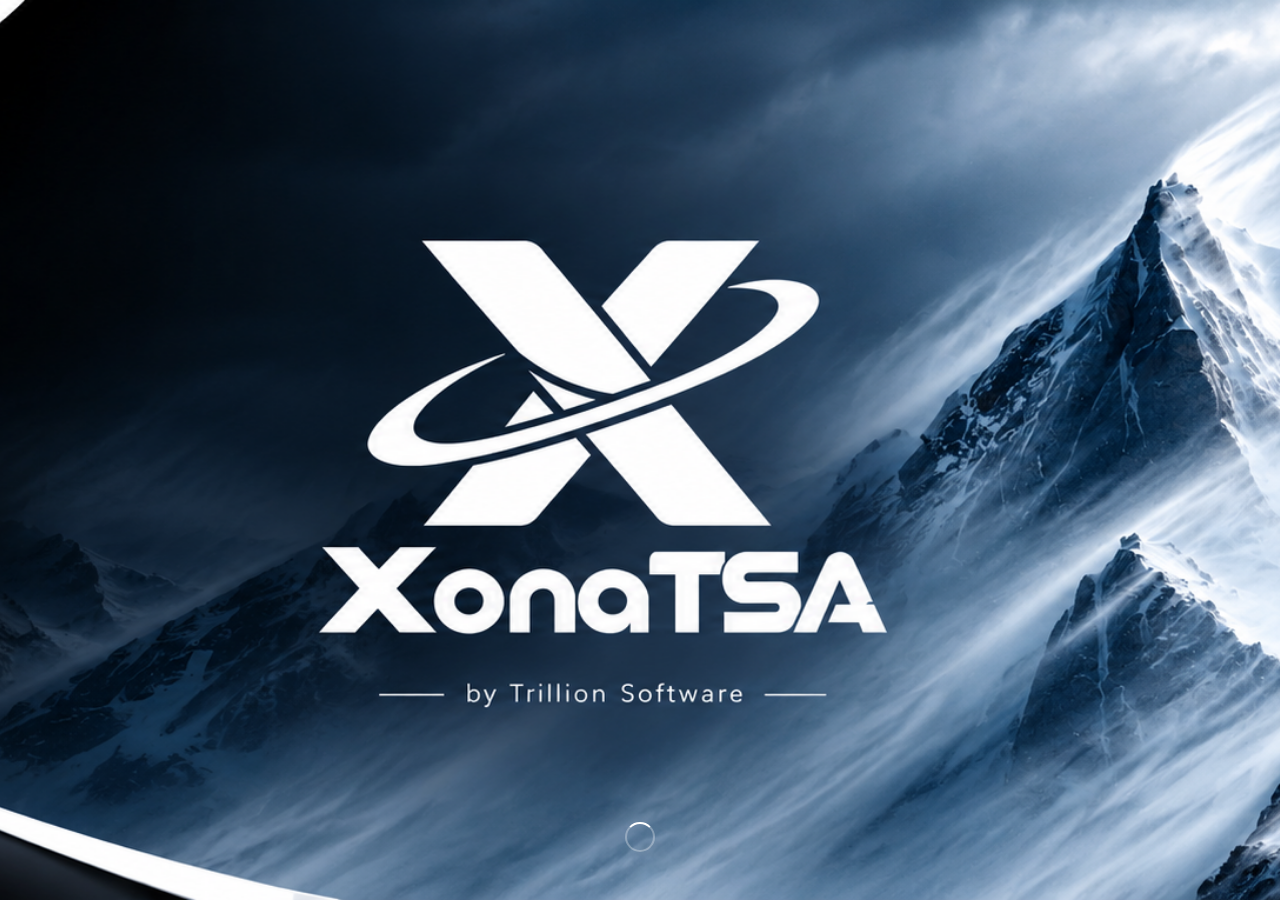
<file: index.html>
<!DOCTYPE html>
<html lang="fr">
<head>
<meta charset="UTF-8">
<meta name="viewport" content="width=device-width, initial-scale=1">
<title>Xona TSA</title>
<style>
  html, body { margin: 0; height: 100%; background: #000; }
  .splash { position: relative; width: 100%; height: 100vh; overflow: hidden; }
  .splash img { width: 100%; height: 100%; object-fit: cover; display: block; }
  .loader {
    position: absolute; bottom: 48px; left: 0; right: 0;
    display: flex; justify-content: center;
  }
  .spinner {
    width: 26px; height: 26px; border-radius: 50%;
    border: 2.4px solid rgba(255,255,255,.3); border-top-color: #fff;
    animation: spin .8s linear infinite;
  }
  @keyframes spin { to { transform: rotate(360deg); } }
</style>
</head>
<body>
  <div class="splash">
    <img src="splash-banner.png" alt="Xona TSA — by Trillion Software">
    <div class="loader"><div class="spinner"></div></div>
  </div>
  <script>
    setTimeout(() => { window.location.href = 'auth.html'; }, 2000);
  </script>
</body>
</html>
</file>
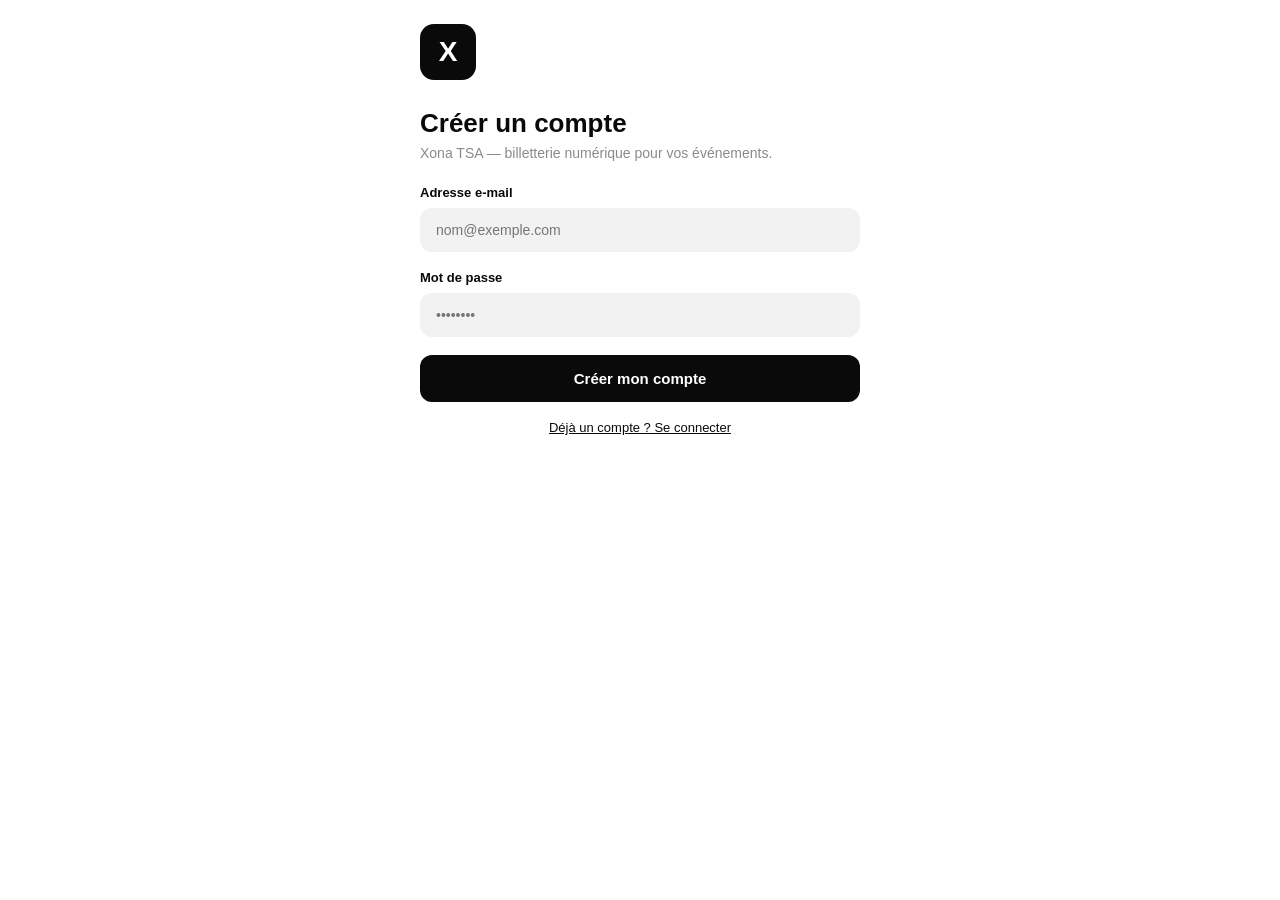
<file: admin.html>
<!DOCTYPE html>
<html lang="fr">
<head>
<meta charset="UTF-8">
<meta name="viewport" content="width=device-width, initial-scale=1">
<title>Xona TSA — Administration</title>
<link rel="stylesheet" href="style.css">
</head>
<body>
  <div class="screen" style="padding-bottom:24px;">
    <div class="topbar"><h2>Administration</h2></div>

    <div class="tabs">
      <button class="active" id="tab-btn-users">Utilisateurs</button>
      <button id="tab-btn-events">Événements</button>
    </div>

    <div id="panel-users" class="tab-panel active"></div>
    <div id="panel-events" class="tab-panel"></div>
  </div>

  <script src="script.js"></script>
  <script>
    // Accès admin uniquement. Ce rôle n'est jamais choisi depuis la page
    // publique de choix de profil : il est attribué en base (Firestore).
    const user = guardRole('admin');

    const roleLabel = { organizer: 'Organisateur', participant: 'Participant', admin: 'Admin' };

    const panelUsers = document.getElementById('panel-users');
    MOCK_USERS.forEach(u => {
      const div = document.createElement('div');
      div.className = 'list-item';
      div.innerHTML = `
        <div class="grow">
          <div class="li-title">${u.email}</div>
          <div class="li-sub">${roleLabel[u.role]} · ${u.country || '—'}</div>
        </div>
        <button class="icon-btn" title="Modifier le rôle">🛠️</button>
        <button class="icon-btn danger" title="Supprimer">🗑️</button>`;
      panelUsers.appendChild(div);
    });

    const panelEvents = document.getElementById('panel-events');
    MOCK_EVENTS.forEach(e => {
      const div = document.createElement('div');
      div.className = 'list-item';
      div.innerHTML = `
        <div class="grow">
          <div class="li-title">${e.title}</div>
          <div class="li-sub">${e.city}, ${e.country} · ${e.ticketsSold}/${e.ticketsAvailable} vendus</div>
        </div>
        <button class="icon-btn" title="Modifier">✏️</button>
        <button class="icon-btn danger" title="Supprimer">🗑️</button>`;
      panelEvents.appendChild(div);
    });

    const tabBtnUsers = document.getElementById('tab-btn-users');
    const tabBtnEvents = document.getElementById('tab-btn-events');
    tabBtnUsers.addEventListener('click', () => {
      tabBtnUsers.classList.add('active'); tabBtnEvents.classList.remove('active');
      panelUsers.classList.add('active'); panelEvents.classList.remove('active');
    });
    tabBtnEvents.addEventListener('click', () => {
      tabBtnEvents.classList.add('active'); tabBtnUsers.classList.remove('active');
      panelEvents.classList.add('active'); panelUsers.classList.remove('active');
    });

    // TODO: brancher les actions (modifier rôle, supprimer utilisateur,
    // modifier/supprimer événement) sur Firestore avec vérification
    // côté serveur que l'appelant a bien le rôle "admin".
  </script>
</body>
</html>
</file>
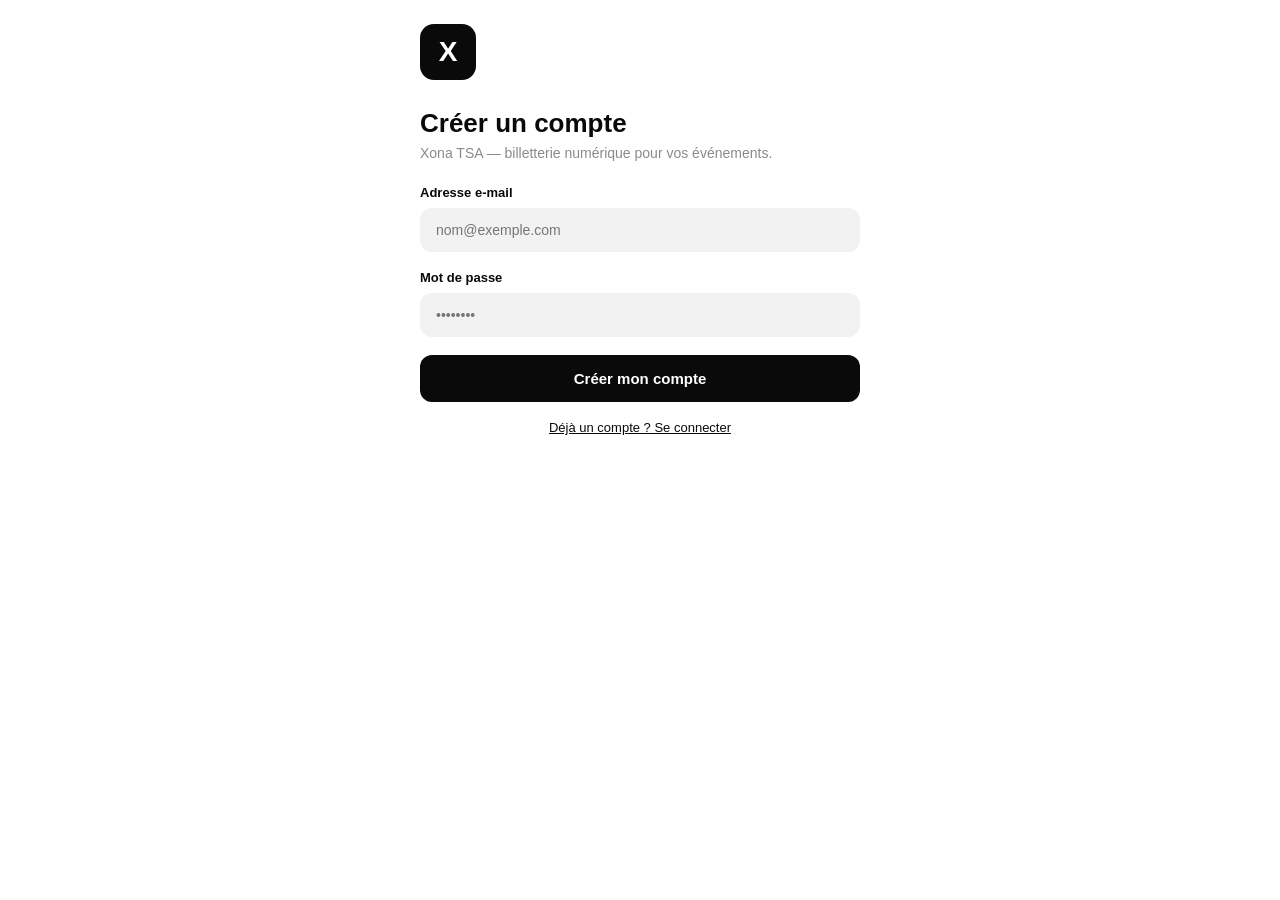
<file: auth.html>
<!DOCTYPE html>
<html lang="fr">
<head>
<meta charset="UTF-8">
<meta name="viewport" content="width=device-width, initial-scale=1">
<title>Xona TSA — Authentification</title>
<link rel="stylesheet" href="style.css">
</head>
<body>
  <div class="screen">
    <div style="width:56px;height:56px;border-radius:14px;background:var(--black);display:flex;align-items:center;justify-content:center;margin-bottom:28px;">
      <span style="color:#fff;font-size:28px;font-weight:800;">X</span>
    </div>

    <h1 id="mode-title">Créer un compte</h1>
    <p class="subtitle">Xona TSA — billetterie numérique pour vos événements.</p>

    <form id="auth-form">
      <label class="field-label">Adresse e-mail</label>
      <input type="email" id="email" placeholder="nom@exemple.com" required>

      <label class="field-label">Mot de passe</label>
      <input type="password" id="password" placeholder="••••••••" minlength="6" required>

      <button type="submit" class="btn btn-primary" id="submit-btn">Créer mon compte</button>
    </form>

    <div style="text-align:center;margin-top:16px;">
      <button class="btn-link" id="toggle-mode">Déjà un compte ? Se connecter</button>
    </div>
  </div>

  <script src="script.js"></script>
  <script>
    let mode = 'signup'; // ou 'login'
    const title = document.getElementById('mode-title');
    const submitBtn = document.getElementById('submit-btn');
    const toggle = document.getElementById('toggle-mode');

    toggle.addEventListener('click', () => {
      mode = mode === 'signup' ? 'login' : 'signup';
      const isSignUp = mode === 'signup';
      title.textContent = isSignUp ? 'Créer un compte' : 'Connexion';
      submitBtn.textContent = isSignUp ? 'Créer mon compte' : 'Se connecter';
      toggle.textContent = isSignUp ? 'Déjà un compte ? Se connecter' : "Pas encore de compte ? En créer un";
    });

    document.getElementById('auth-form').addEventListener('submit', (e) => {
      e.preventDefault();
      const email = document.getElementById('email').value;
      // TODO: brancher Firebase Authentication (e-mail/mot de passe) ici.
      Session.user = { id: 'demo_user', email, role: null, country: null };
      if (mode === 'signup') {
        Session.legalAccepted = false; // acceptation obligatoire à refaire pour un nouveau compte
      }
      window.location.href = 'profile-choice.html';
    });
  </script>
</body>
</html>
</file>
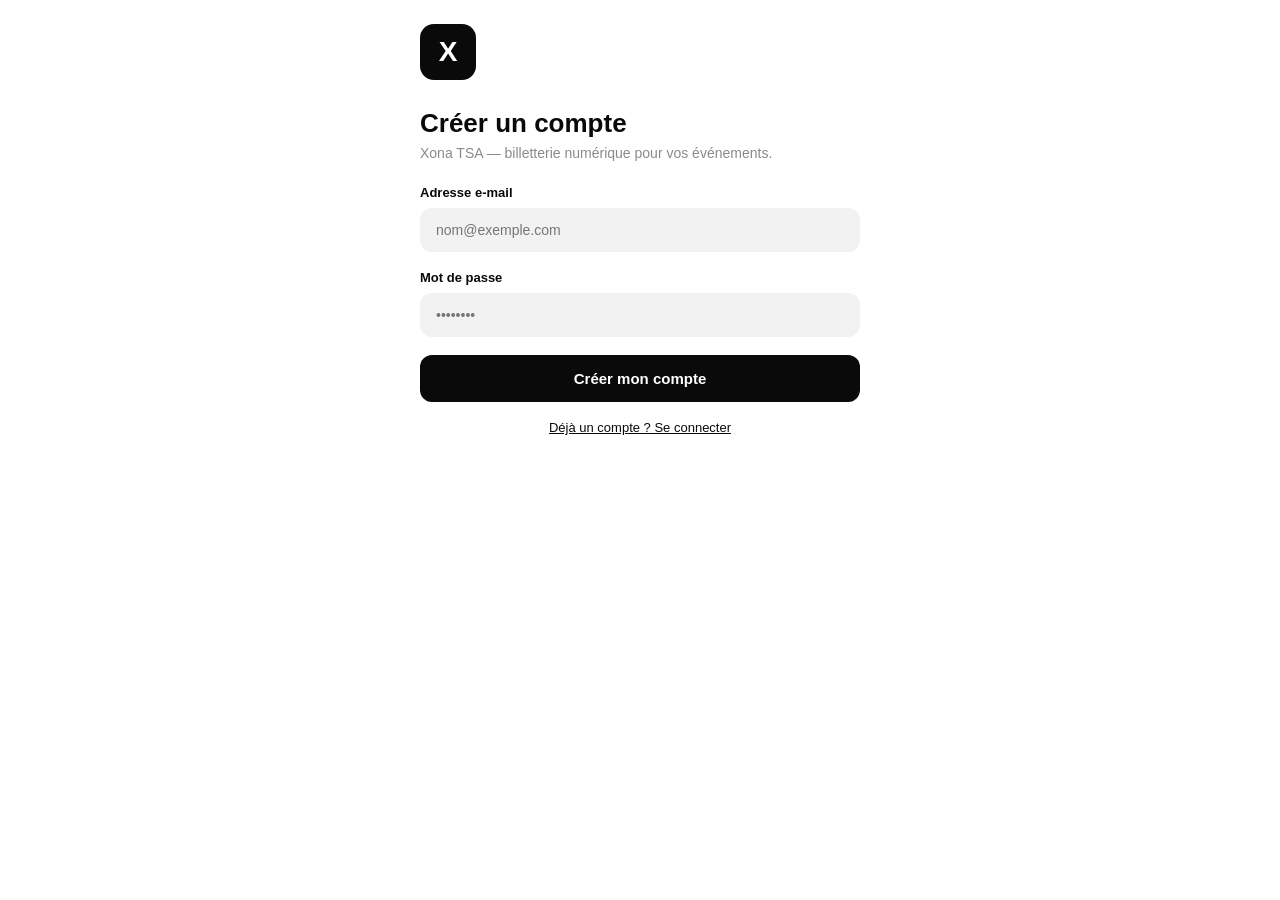
<file: event-detail.html>
<!DOCTYPE html>
<html lang="fr">
<head>
<meta charset="UTF-8">
<meta name="viewport" content="width=device-width, initial-scale=1">
<title>Xona TSA — Détail événement</title>
<link rel="stylesheet" href="style.css">
</head>
<body>
  <div class="screen">
    <div class="topbar">
      <div class="back" onclick="history.back()">←</div>
      <h2 id="cat-title"></h2>
    </div>

    <h1 id="event-title"></h1>

    <div class="row" style="gap:8px;margin-bottom:6px;font-size:13.5px;">📍 <span id="event-place"></span></div>
    <div class="row" style="gap:8px;margin-bottom:6px;font-size:13.5px;">🗓️ <span id="event-date"></span></div>
    <div class="row" style="gap:8px;margin-bottom:20px;font-size:13.5px;">🎟️ <span id="event-left"></span></div>

    <hr class="divider">
    <h2 style="font-size:15px;">À propos</h2>
    <p style="color:var(--grey);line-height:1.5;font-size:13.5px;">
      Description de l'événement fournie par l'organisateur (lieu précis, programme, informations pratiques).
    </p>

    <div class="grow"></div>
    <div id="price" style="font-size:20px;font-weight:800;margin:16px 0 10px;"></div>
    <button class="btn btn-primary" id="pay-btn">Payer mon ticket</button>
  </div>

  <script src="script.js"></script>
  <script>
    const user = guardRole('participant');
    const event = MOCK_EVENTS.find(e => e.id === qs('id'));
    if (!event) { window.location.href = 'events.html'; }

    document.getElementById('cat-title').textContent = event.category;
    document.getElementById('event-title').textContent = event.title;
    document.getElementById('event-place').textContent = `${event.city}, ${event.country}`;
    document.getElementById('event-date').textContent = formatDateFr(event.date, true);

    const left = event.ticketsAvailable - event.ticketsSold;
    const full = left <= 0;
    document.getElementById('event-left').textContent = full ? 'Événement complet' : `${left} tickets restants`;
    document.getElementById('price').textContent = formatFcfa(event.priceFcfa);

    const payBtn = document.getElementById('pay-btn');
    if (full || !Permissions.canPurchaseTicket(user)) {
      payBtn.disabled = true;
      payBtn.textContent = full ? 'Complet' : 'Paiement non autorisé';
    } else {
      payBtn.addEventListener('click', () => {
        window.location.href = `payment.html?id=${event.id}`;
      });
    }
  </script>
</body>
</html>
</file>
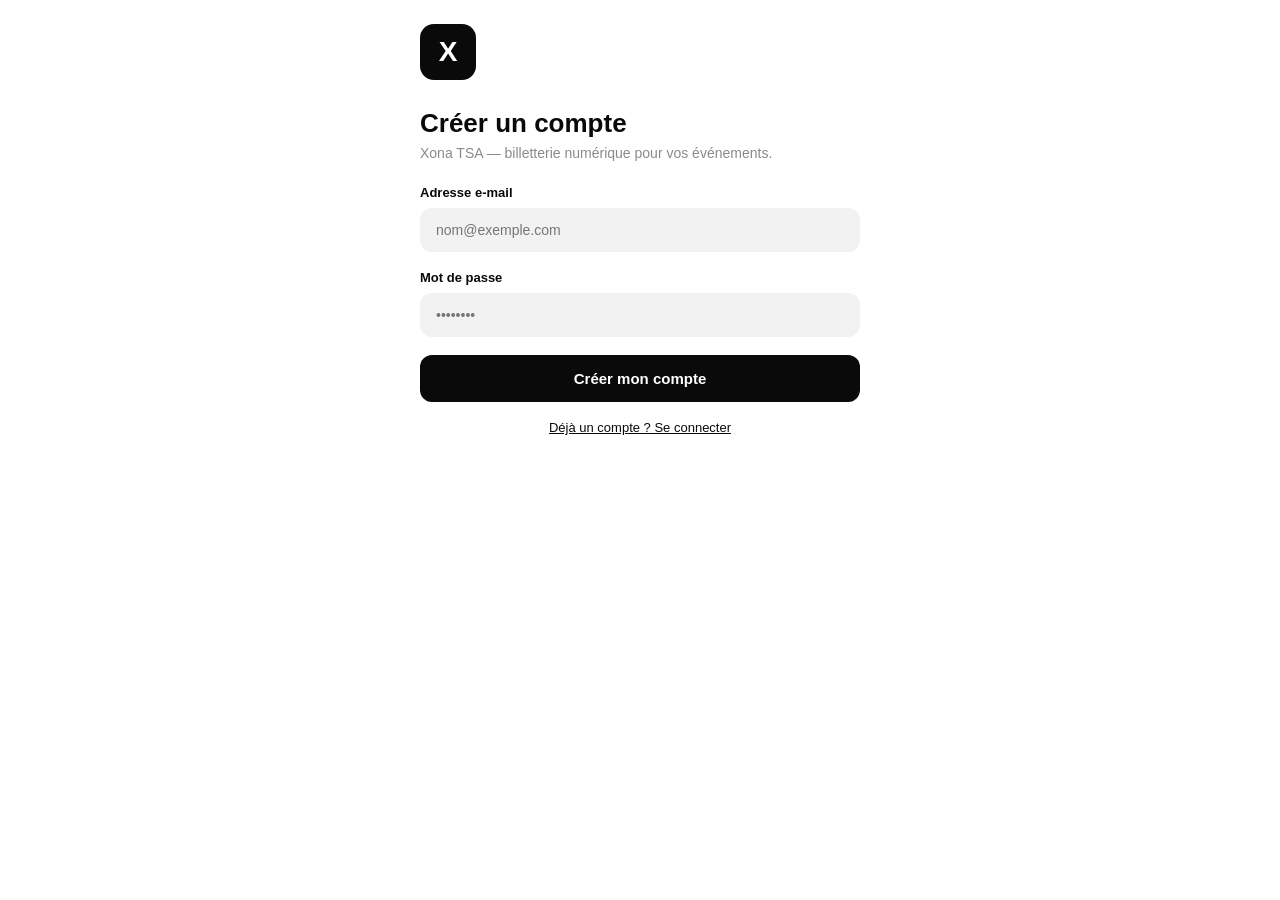
<file: events.html>
<!DOCTYPE html>
<html lang="fr">
<head>
<meta charset="UTF-8">
<meta name="viewport" content="width=device-width, initial-scale=1">
<title>Xona TSA — Événements</title>
<link rel="stylesheet" href="style.css">
</head>
<body>
  <div class="screen" style="padding-bottom:20px;">
    <div class="topbar"><h2>Événements</h2></div>
    <div class="chip-row" id="country-filters" style="margin-bottom:16px;"></div>
    <div id="events-list"></div>
  </div>

  <script src="script.js"></script>
  <script>
    const user = guardRole('participant');
    let filterCountry = null;

    function render() {
      const filters = document.getElementById('country-filters');
      filters.innerHTML = '';
      const allBtn = document.createElement('button');
      allBtn.className = 'chip' + (filterCountry === null ? ' selected' : '');
      allBtn.textContent = 'Tous les pays';
      allBtn.addEventListener('click', () => { filterCountry = null; render(); });
      filters.appendChild(allBtn);

      [...new Set(MOCK_EVENTS.map(e => e.country))].forEach(c => {
        const b = document.createElement('button');
        b.className = 'chip' + (filterCountry === c ? ' selected' : '');
        b.textContent = c;
        b.addEventListener('click', () => { filterCountry = c; render(); });
        filters.appendChild(b);
      });

      const list = document.getElementById('events-list');
      list.innerHTML = '';
      const events = MOCK_EVENTS
        .filter(e => !filterCountry || e.country === filterCountry)
        .sort((a, b) => new Date(a.date) - new Date(b.date));

      if (events.length === 0) {
        list.innerHTML = '<div class="empty-state">Aucun événement dans ce pays pour le moment.</div>';
        return;
      }

      events.forEach(e => {
        const left = e.ticketsAvailable - e.ticketsSold;
        const full = left <= 0;
        const a = document.createElement('a');
        a.className = 'event-card';
        a.href = `event-detail.html?id=${e.id}`;
        a.innerHTML = `
          <div class="grow">
            <div class="cat">${e.category}</div>
            <div class="title">${e.title}</div>
            <div class="meta">${e.city}, ${e.country}</div>
            <div class="meta">${formatDateFr(e.date)}</div>
          </div>
          <div>
            <div class="price">${formatFcfa(e.priceFcfa)}</div>
            <div class="left ${full ? 'full' : ''}">${full ? 'Complet' : left + ' places'}</div>
          </div>`;
        list.appendChild(a);
      });
    }
    render();
  </script>
</body>
</html>
</file>
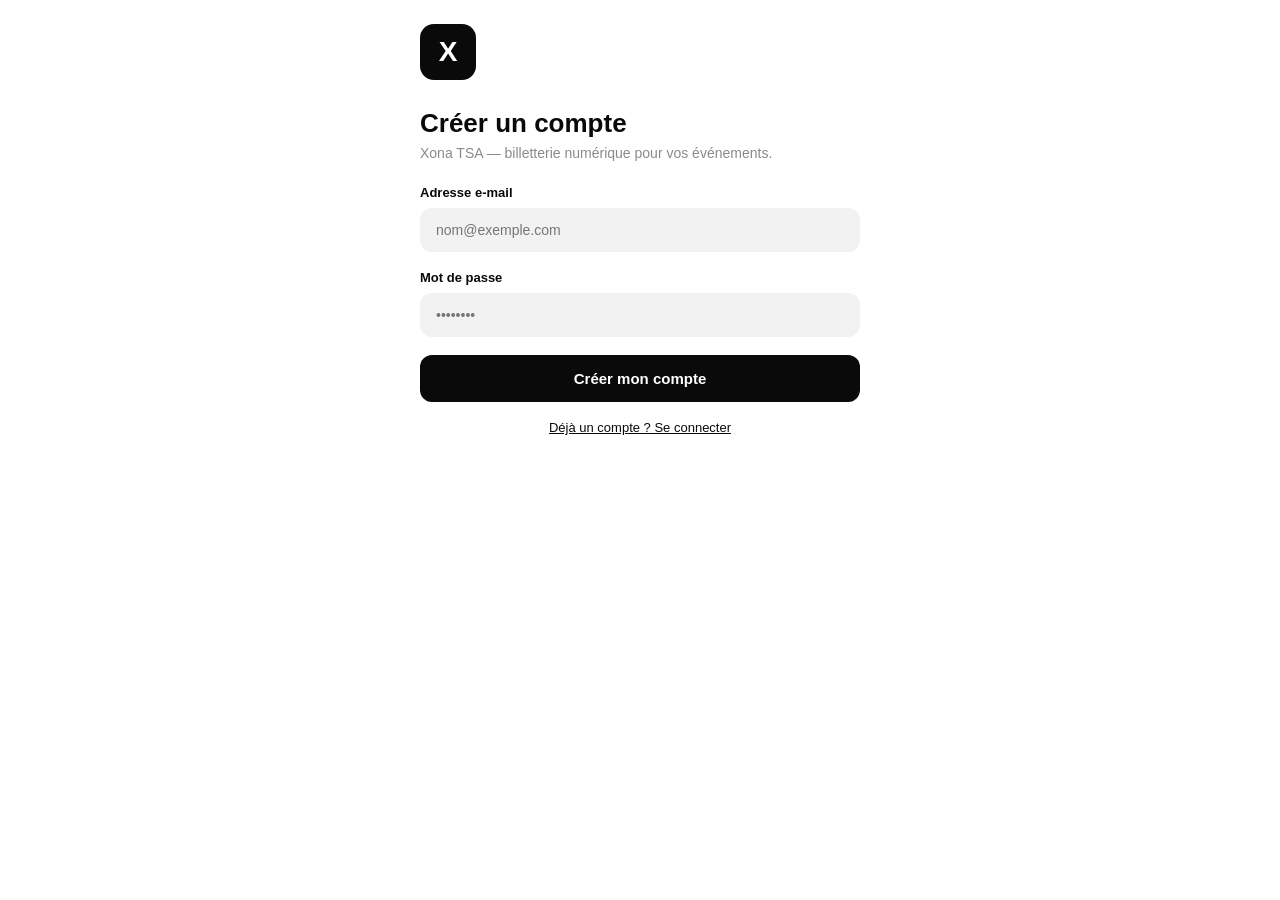
<file: organizer-dashboard.html>
<!DOCTYPE html>
<html lang="fr">
<head>
<meta charset="UTF-8">
<meta name="viewport" content="width=device-width, initial-scale=1">
<title>Xona TSA — Tableau de bord</title>
<link rel="stylesheet" href="style.css">
</head>
<body>
  <div class="screen" style="padding-bottom:16px;">
    <div class="topbar"><h2>Tableau de bord</h2></div>

    <div id="tab-events" class="tab-panel active">
      <div id="events-list"></div>
    </div>

    <div id="tab-profile" class="tab-panel">
      <h2 style="font-size:18px;">Profil organisateur</h2>
      <div style="margin-top:16px;">
        <div class="row" style="margin-bottom:12px;"><span style="width:140px;color:var(--grey);font-size:13px;">E-mail</span><span id="p-email" style="font-weight:600;font-size:13.5px;"></span></div>
        <div class="row" style="margin-bottom:12px;"><span style="width:140px;color:var(--grey);font-size:13px;">Pays</span><span id="p-country" style="font-weight:600;font-size:13.5px;"></span></div>
        <div class="row" style="margin-bottom:12px;"><span style="width:140px;color:var(--grey);font-size:13px;">Statut</span><span style="font-weight:600;font-size:13.5px;">En attente de vérification</span></div>
      </div>
      <p style="font-size:12px;color:var(--grey);">Ces informations ne sont visibles et modifiables que par vous.</p>
    </div>
  </div>

  <button class="fab" id="new-event-btn">+ Nouvel événement</button>

  <nav class="bottom-nav">
    <a href="#" id="nav-events" class="active"><span class="icon">🗓️</span>Mes événements</a>
    <a href="#" id="nav-profile"><span class="icon">👤</span>Profil</a>
  </nav>

  <script src="script.js"></script>
  <script>
    const user = guardRole('organizer');

    // Droit strict : lecture/écriture uniquement sur ses propres événements.
    const myEvents = MOCK_EVENTS.filter(e => Permissions.canEditEvent(user, e.organizerId));
    const list = document.getElementById('events-list');
    if (myEvents.length === 0) {
      list.innerHTML = '<div class="empty-state">Aucun événement créé pour le moment.</div>';
    } else {
      myEvents.forEach(e => {
        const div = document.createElement('div');
        div.className = 'list-item';
        div.innerHTML = `
          <div class="grow">
            <div class="li-title">${e.title}</div>
            <div class="li-sub">${e.city}, ${e.country}</div>
            <div class="li-sub">${e.ticketsSold}/${e.ticketsAvailable} tickets vendus</div>
          </div>
          <button class="icon-btn">✏️</button>`;
        list.appendChild(div);
      });
    }

    document.getElementById('p-email').textContent = user.email;
    document.getElementById('p-country').textContent = user.country || '—';

    document.getElementById('new-event-btn').addEventListener('click', () => {
      alert("Formulaire de création d'événement — à venir");
    });

    const navEvents = document.getElementById('nav-events');
    const navProfile = document.getElementById('nav-profile');
    const tabEvents = document.getElementById('tab-events');
    const tabProfile = document.getElementById('tab-profile');
    const fab = document.getElementById('new-event-btn');

    navEvents.addEventListener('click', (e) => {
      e.preventDefault();
      navEvents.classList.add('active'); navProfile.classList.remove('active');
      tabEvents.classList.add('active'); tabProfile.classList.remove('active');
      fab.style.display = 'block';
    });
    navProfile.addEventListener('click', (e) => {
      e.preventDefault();
      navProfile.classList.add('active'); navEvents.classList.remove('active');
      tabProfile.classList.add('active'); tabEvents.classList.remove('active');
      fab.style.display = 'none';
    });
  </script>
</body>
</html>
</file>
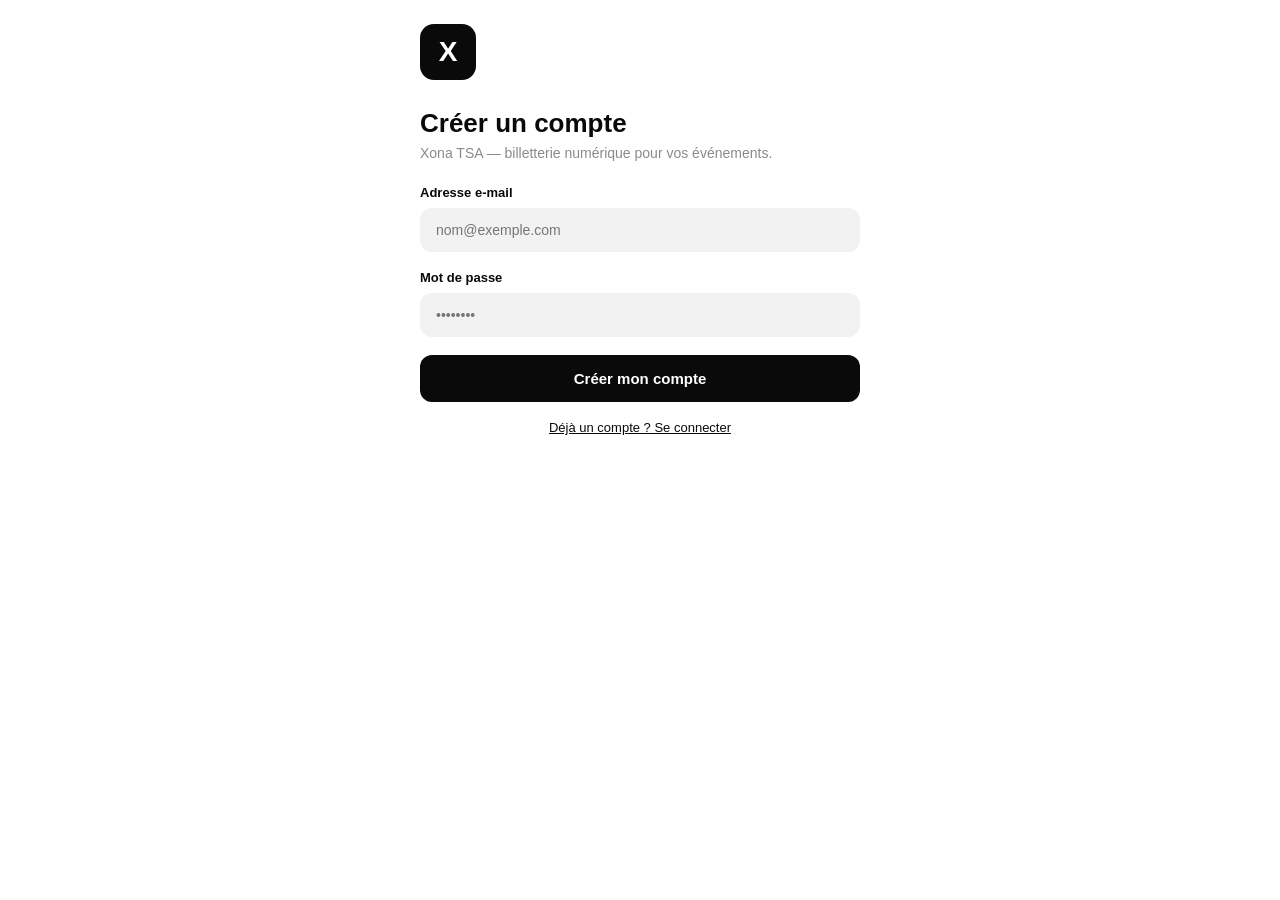
<file: payment.html>
<!DOCTYPE html>
<html lang="fr">
<head>
<meta charset="UTF-8">
<meta name="viewport" content="width=device-width, initial-scale=1">
<title>Xona TSA — Paiement</title>
<link rel="stylesheet" href="style.css">
</head>
<body>
  <div class="screen">
    <div class="topbar">
      <div class="back" onclick="history.back()">←</div>
      <h2>Paiement</h2>
    </div>

    <h2 id="event-title" style="font-size:18px;"></h2>
    <p class="subtitle" id="event-place" style="margin-bottom:24px;"></p>

    <label class="field-label">Nombre de tickets</label>
    <div class="stepper">
      <button id="minus">−</button>
      <span class="qty" id="qty">1</span>
      <button id="plus">+</button>
    </div>

    <label class="field-label">Moyen de paiement</label>
    <label class="radio-row"><input type="radio" name="method" value="Mobile Money" checked> Mobile Money</label>
    <label class="radio-row"><input type="radio" name="method" value="Carte bancaire"> Carte bancaire</label>

    <div class="grow"></div>
    <div class="row" style="justify-content:space-between;margin:16px 0 12px;">
      <span style="color:var(--grey);">Total</span>
      <span id="total" style="font-size:20px;font-weight:800;"></span>
    </div>
    <button class="btn btn-primary" id="confirm-btn">Confirmer le paiement</button>
  </div>

  <!-- Confirmation -->
  <div class="modal-overlay" id="confirm-overlay">
    <div class="modal-sheet blocking">
      <div class="handle"></div>
      <h2>Paiement confirmé</h2>
      <p id="confirm-text" style="font-size:14px;line-height:1.5;"></p>
      <button class="btn btn-primary" id="finish-btn">Terminer</button>
    </div>
  </div>

  <script src="script.js"></script>
  <script>
    const user = guardRole('participant');
    const event = MOCK_EVENTS.find(e => e.id === qs('id'));
    if (!event) { window.location.href = 'events.html'; }

    document.getElementById('event-title').textContent = event.title;
    document.getElementById('event-place').textContent = `${event.city}, ${event.country}`;

    let qty = 1;
    const left = event.ticketsAvailable - event.ticketsSold;
    const qtyEl = document.getElementById('qty');
    const totalEl = document.getElementById('total');
    const minusBtn = document.getElementById('minus');
    const plusBtn = document.getElementById('plus');

    function refresh() {
      qtyEl.textContent = qty;
      totalEl.textContent = formatFcfa(qty * event.priceFcfa);
      minusBtn.disabled = qty <= 1;
      plusBtn.disabled = qty >= left;
    }
    minusBtn.addEventListener('click', () => { if (qty > 1) { qty--; refresh(); } });
    plusBtn.addEventListener('click', () => { if (qty < left) { qty++; refresh(); } });
    refresh();

    document.getElementById('confirm-btn').addEventListener('click', (e) => {
      const btn = e.currentTarget;
      btn.disabled = true;
      btn.textContent = 'Traitement en cours…';
      const method = document.querySelector('input[name="method"]:checked').value;
      setTimeout(() => {
        document.getElementById('confirm-text').textContent =
          `${qty} ticket(s) pour "${event.title}" — ${formatFcfa(qty * event.priceFcfa)} payé(s) via ${method}.`;
        document.getElementById('confirm-overlay').classList.add('open');
      }, 1500);
    });

    document.getElementById('finish-btn').addEventListener('click', () => {
      window.location.href = 'events.html';
    });
  </script>
</body>
</html>
</file>
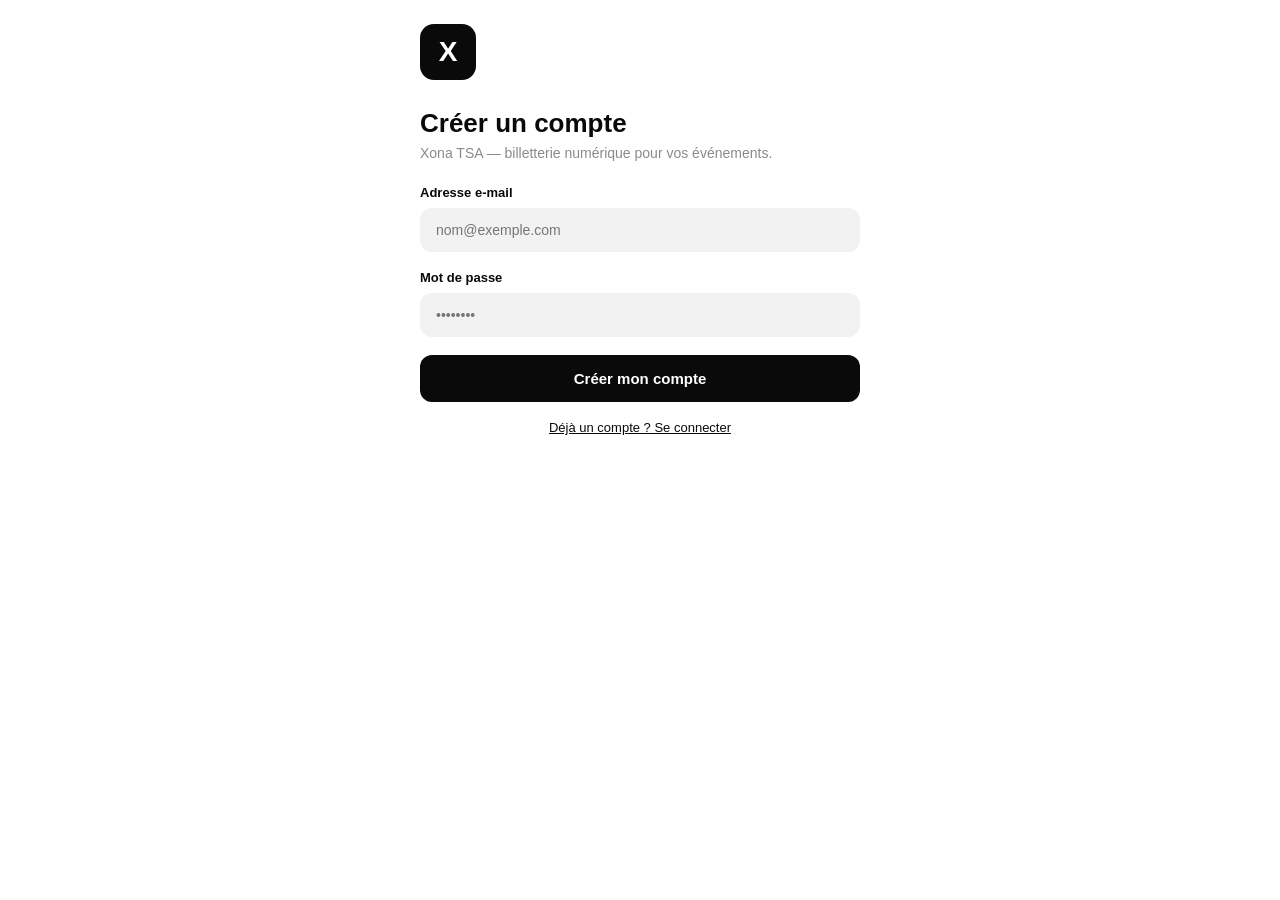
<file: profile-choice.html>
<!DOCTYPE html>
<html lang="fr">
<head>
<meta charset="UTF-8">
<meta name="viewport" content="width=device-width, initial-scale=1">
<title>Xona TSA — Choix de profil</title>
<link rel="stylesheet" href="style.css">
</head>
<body>
  <div class="screen" style="padding-bottom:110px;">
    <h1>Qui êtes-vous ?</h1>
    <p class="subtitle">Choisissez votre profil pour continuer.</p>

    <div id="card-organizer" class="profile-card filled disabled">
      <div class="grow">
        <div class="pc-title">Organisateur événementiel</div>
        <div class="pc-sub">Créez vos événements et vendez vos tickets numériques.</div>
      </div>
      <div>→</div>
    </div>

    <div id="card-participant" class="profile-card disabled">
      <div class="grow">
        <div class="pc-title">Participant</div>
        <div class="pc-sub">Découvrez des événements et achetez vos tickets.</div>
      </div>
      <div>→</div>
    </div>

    <div style="height:18px;"></div>
    <label class="field-label">Votre pays</label>
    <div class="chip-row" id="country-chips"></div>

    <hr class="divider">
    <p class="legal-footer" id="about-text"></p>
    <div class="legal-links">
      <button class="btn-link" id="link-terms">Conditions d'utilisation</button>
      <button class="btn-link" id="link-privacy">Politique de confidentialité</button>
      <button class="btn-link" id="link-cookies">Cookies</button>
    </div>
  </div>

  <!-- Modal légal (générique) -->
  <div class="modal-overlay" id="legal-modal-overlay">
    <div class="modal-sheet">
      <div class="handle"></div>
      <h2 class="modal-title"></h2>
      <div class="modal-body" style="margin:12px 0;"></div>
      <button class="btn btn-outline modal-close-x" id="modal-close-btn">Fermer</button>
    </div>
  </div>

  <!-- Modal d'acceptation obligatoire (conditions + confidentialité) -->
  <div class="modal-overlay open" id="gate-overlay">
    <div class="modal-sheet blocking">
      <div class="handle"></div>
      <h2>Avant de continuer</h2>
      <p style="font-size:13px;color:var(--grey);margin-top:0;">
        Pour finaliser la création de votre compte, veuillez prendre connaissance
        et accepter les documents suivants.
      </p>
      <button class="btn-link" style="text-align:left;margin-bottom:6px;" id="gate-terms">📄 Conditions d'utilisation</button>
      <button class="btn-link" style="text-align:left;margin-bottom:6px;" id="gate-privacy">📄 Politique de confidentialité</button>
      <label class="checkbox-row">
        <input type="checkbox" id="gate-checkbox">
        <span>J'ai lu et j'accepte les conditions d'utilisation et la politique de confidentialité.</span>
      </label>
      <button class="btn btn-primary" id="gate-continue" disabled>Continuer</button>
    </div>
  </div>

  <!-- Bandeau cookies -->
  <div class="cookie-banner" id="cookie-banner">
    <p>Nous utilisons des cookies pour assurer le bon fonctionnement de l'application et améliorer votre expérience.</p>
    <div class="row">
      <button class="learn">En savoir plus</button>
      <div class="spacer"></div>
      <button class="decline">Refuser</button>
      <button class="accept">Accepter</button>
    </div>
  </div>

  <script src="script.js"></script>
  <script>
    const user = guardRole(null);
    document.getElementById('about-text').textContent = LEGAL_TEXTS.about;

    // ---- Modal légal générique ----
    document.getElementById('modal-close-btn').addEventListener('click', closeLegalModal);
    document.getElementById('link-terms').addEventListener('click', () => openLegalModal("Conditions d'utilisation", LEGAL_TEXTS.terms));
    document.getElementById('link-privacy').addEventListener('click', () => openLegalModal('Politique de confidentialité', LEGAL_TEXTS.privacy));
    document.getElementById('link-cookies').addEventListener('click', () => openLegalModal('Cookies', LEGAL_TEXTS.cookies));

    // ---- Gate obligatoire (conditions + confidentialité) ----
    const gateOverlay = document.getElementById('gate-overlay');
    const gateCheckbox = document.getElementById('gate-checkbox');
    const gateContinue = document.getElementById('gate-continue');

    if (Session.legalAccepted) {
      gateOverlay.classList.remove('open');
    }
    document.getElementById('gate-terms').addEventListener('click', () => openLegalModal("Conditions d'utilisation", LEGAL_TEXTS.terms));
    document.getElementById('gate-privacy').addEventListener('click', () => openLegalModal('Politique de confidentialité', LEGAL_TEXTS.privacy));
    gateCheckbox.addEventListener('change', () => { gateContinue.disabled = !gateCheckbox.checked; });
    gateContinue.addEventListener('click', () => {
      Session.legalAccepted = true;
      gateOverlay.classList.remove('open');
      refreshCardsState();
    });

    // ---- Cookies ----
    initCookieBanner();

    // ---- Pays ----
    let selectedCountry = null;
    const chipsWrap = document.getElementById('country-chips');
    COUNTRIES.forEach(c => {
      const btn = document.createElement('button');
      btn.className = 'chip';
      btn.textContent = c;
      btn.addEventListener('click', () => {
        selectedCountry = c;
        [...chipsWrap.children].forEach(ch => ch.classList.remove('selected'));
        btn.classList.add('selected');
        refreshCardsState();
      });
      chipsWrap.appendChild(btn);
    });

    // ---- Cartes de profil ----
    const cardOrganizer = document.getElementById('card-organizer');
    const cardParticipant = document.getElementById('card-participant');

    function refreshCardsState() {
      const canContinue = Session.legalAccepted && !!selectedCountry;
      cardOrganizer.classList.toggle('disabled', !canContinue);
      cardParticipant.classList.toggle('disabled', !canContinue);
    }

    function selectProfile(role) {
      if (!(Session.legalAccepted && selectedCountry)) return;
      const u = Session.user || { id: 'demo_user', email: 'demo@xonatsa.app' };
      u.role = role;
      u.country = selectedCountry;
      Session.user = u;
      window.location.href = role === 'organizer' ? 'organizer-dashboard.html' : 'events.html';
    }
    cardOrganizer.addEventListener('click', () => selectProfile('organizer'));
    cardParticipant.addEventListener('click', () => selectProfile('participant'));
  </script>
</body>
</html>
</file>
<file: style.css>
:root {
  --black: #0a0a0a;
  --white: #ffffff;
  --grey: #8a8a8a;
  --light-grey: #f2f2f2;
  --divider: #e0e0e0;
  --blue: #1652f0;
  --radius: 14px;
}

* {
  box-sizing: border-box;
}

html, body {
  margin: 0;
  padding: 0;
  height: 100%;
  font-family: -apple-system, BlinkMacSystemFont, "Segoe UI", Roboto, Arial, sans-serif;
  color: var(--black);
  background: var(--white);
}

body {
  display: flex;
  flex-direction: column;
  min-height: 100vh;
}

a { color: inherit; }

.screen {
  flex: 1;
  display: flex;
  flex-direction: column;
  max-width: 480px;
  margin: 0 auto;
  width: 100%;
  padding: 24px 20px 20px;
}

.topbar {
  display: flex;
  align-items: center;
  gap: 12px;
  padding: 14px 4px 20px;
}

.topbar .back {
  width: 34px;
  height: 34px;
  border-radius: 10px;
  border: 1px solid var(--divider);
  background: var(--white);
  display: flex;
  align-items: center;
  justify-content: center;
  cursor: pointer;
  font-size: 16px;
}

.topbar h2 {
  margin: 0;
  font-size: 16px;
  font-weight: 700;
}

h1 { font-size: 26px; font-weight: 700; margin: 0 0 6px; }
h2 { font-size: 20px; font-weight: 700; margin: 0 0 6px; }
p.subtitle { color: var(--grey); font-size: 14px; margin: 0 0 24px; }

label.field-label {
  display: block;
  font-weight: 600;
  font-size: 13px;
  margin-bottom: 8px;
}

input[type="email"],
input[type="password"],
input[type="text"],
input[type="number"] {
  width: 100%;
  padding: 14px 16px;
  border-radius: 12px;
  border: none;
  background: var(--light-grey);
  font-size: 14px;
  margin-bottom: 18px;
  outline: none;
}
input:focus { box-shadow: 0 0 0 1.5px var(--black); }

.btn {
  display: inline-flex;
  align-items: center;
  justify-content: center;
  width: 100%;
  padding: 15px 18px;
  border-radius: 12px;
  border: none;
  font-size: 15px;
  font-weight: 600;
  cursor: pointer;
  text-decoration: none;
}
.btn-primary { background: var(--black); color: var(--white); }
.btn-primary:disabled { opacity: .4; cursor: not-allowed; }
.btn-outline { background: var(--white); color: var(--black); border: 1.3px solid var(--black); }
.btn-blue { background: var(--blue); color: var(--white); }
.btn-link {
  background: none; border: none; color: var(--black);
  text-decoration: underline; font-size: 13px; cursor: pointer;
}

.divider { height: 1px; background: var(--divider); border: none; margin: 20px 0; }

/* Cartes de profil */
.profile-card {
  display: flex;
  align-items: center;
  gap: 12px;
  padding: 18px;
  border-radius: 16px;
  border: 1.4px solid var(--black);
  background: var(--white);
  cursor: pointer;
  margin-bottom: 14px;
  transition: opacity .15s;
}
.profile-card.filled { background: var(--blue); border-color: var(--blue); color: var(--white); }
.profile-card.disabled { opacity: .4; cursor: not-allowed; }
.profile-card .pc-title { font-size: 17px; font-weight: 700; margin-bottom: 3px; }
.profile-card .pc-sub { font-size: 12.5px; opacity: .85; }
.profile-card.filled .pc-sub { color: rgba(255,255,255,.85); }
.profile-card:not(.filled) .pc-sub { color: var(--grey); }

/* Chips */
.chip-row { display: flex; flex-wrap: wrap; gap: 8px; }
.chip {
  padding: 8px 14px;
  border-radius: 20px;
  background: var(--light-grey);
  font-size: 12.5px;
  font-weight: 600;
  cursor: pointer;
  border: none;
}
.chip.selected { background: var(--black); color: var(--white); }

/* Cartes d'événement */
.event-card {
  display: flex;
  justify-content: space-between;
  gap: 12px;
  padding: 16px;
  border-radius: 16px;
  border: 1px solid var(--divider);
  margin-bottom: 12px;
  cursor: pointer;
  text-decoration: none;
  color: var(--black);
}
.event-card .cat { font-size: 11.5px; color: var(--grey); font-weight: 600; }
.event-card .title { font-size: 16px; font-weight: 700; margin: 4px 0; }
.event-card .meta { font-size: 12.5px; color: var(--grey); }
.event-card .price { font-size: 14px; font-weight: 700; text-align: right; }
.event-card .left { font-size: 11.5px; color: var(--grey); font-weight: 600; text-align: right; margin-top: 6px; }
.event-card .left.full { color: #d92d20; }

/* Footer légal discret */
.legal-footer { font-size: 11.5px; color: var(--grey); line-height: 1.5; margin-top: 8px; }
.legal-links { display: flex; flex-wrap: wrap; gap: 14px; margin-top: 10px; }
.legal-links button { font-size: 11.5px; }

/* Modal */
.modal-overlay {
  position: fixed; inset: 0; background: rgba(10,10,10,.5);
  display: none; align-items: flex-end; justify-content: center; z-index: 50;
}
.modal-overlay.open { display: flex; }
.modal-sheet {
  background: var(--white);
  width: 100%; max-width: 480px;
  border-radius: 20px 20px 0 0;
  padding: 20px 20px 24px;
  max-height: 85vh;
  display: flex; flex-direction: column;
}
.modal-sheet .handle {
  width: 40px; height: 4px; background: var(--divider);
  border-radius: 2px; margin: 0 auto 16px;
}
.modal-sheet .modal-body { overflow-y: auto; font-size: 13.5px; line-height: 1.6; white-space: pre-line; flex: 1; }
.modal-sheet.blocking .modal-close-x { display: none; }

.checkbox-row { display: flex; align-items: flex-start; gap: 10px; margin: 14px 0; font-size: 13px; }
.checkbox-row input { margin-top: 3px; }

/* Cookie banner */
.cookie-banner {
  position: fixed; left: 16px; right: 16px; bottom: 16px;
  max-width: 448px; margin: 0 auto;
  background: var(--black); color: var(--white);
  border-radius: 14px; padding: 16px; z-index: 40;
}
.cookie-banner p { font-size: 13px; line-height: 1.4; margin: 0 0 10px; }
.cookie-banner .row { display: flex; align-items: center; gap: 6px; }
.cookie-banner .spacer { flex: 1; }
.cookie-banner button { border: none; cursor: pointer; font-size: 13px; }
.cookie-banner .decline { background: none; color: var(--white); padding: 8px 10px; }
.cookie-banner .learn { background: none; color: var(--grey); padding: 8px 4px; }
.cookie-banner .accept { background: var(--white); color: var(--black); padding: 9px 16px; border-radius: 8px; font-weight: 600; }

/* Bottom nav (organisateur / admin) */
.bottom-nav {
  display: flex; border-top: 1px solid var(--divider);
  max-width: 480px; margin: 0 auto; width: 100%; background: var(--white);
}
.bottom-nav a {
  flex: 1; text-align: center; padding: 12px 4px 10px;
  text-decoration: none; color: var(--grey); font-size: 11px; font-weight: 600;
}
.bottom-nav a.active { color: var(--black); }
.bottom-nav .icon { font-size: 18px; display: block; margin-bottom: 2px; }

/* FAB */
.fab {
  position: fixed; right: 20px; bottom: 84px;
  background: var(--blue); color: var(--white);
  border: none; border-radius: 30px; padding: 14px 20px;
  font-weight: 600; font-size: 14px; box-shadow: 0 6px 16px rgba(22,82,240,.35);
  cursor: pointer; z-index: 30;
}

/* Tabs (admin) */
.tabs { display: flex; border-bottom: 1px solid var(--divider); margin-bottom: 14px; }
.tabs button {
  flex: 1; background: none; border: none; padding: 12px 0;
  font-weight: 600; font-size: 13.5px; color: var(--grey);
  border-bottom: 2px solid transparent; cursor: pointer;
}
.tabs button.active { color: var(--black); border-color: var(--black); }
.tab-panel { display: none; }
.tab-panel.active { display: block; }

.list-item {
  display: flex; justify-content: space-between; align-items: center;
  gap: 10px; padding: 14px; border: 1px solid var(--divider);
  border-radius: 14px; margin-bottom: 10px;
}
.list-item .li-title { font-weight: 700; font-size: 13.5px; }
.list-item .li-sub { font-size: 12px; color: var(--grey); margin-top: 3px; }
.icon-btn {
  border: none; background: none; cursor: pointer; font-size: 16px;
  padding: 4px 6px; color: var(--black);
}
.icon-btn.danger { color: #d92d20; }

.empty-state { text-align: center; color: var(--grey); padding: 60px 20px; font-size: 13.5px; }

.stepper { display: flex; align-items: center; gap: 18px; margin-bottom: 22px; }
.stepper button {
  width: 36px; height: 36px; border-radius: 10px; border: 1.2px solid var(--black);
  background: var(--white); font-size: 16px; cursor: pointer;
}
.stepper button:disabled { border-color: var(--divider); color: var(--divider); cursor: not-allowed; }
.stepper .qty { font-size: 18px; font-weight: 700; }

.radio-row { display: flex; align-items: center; gap: 10px; padding: 10px 0; font-size: 14px; }

.grow { flex: 1; }
.row { display: flex; align-items: center; }
</file>
